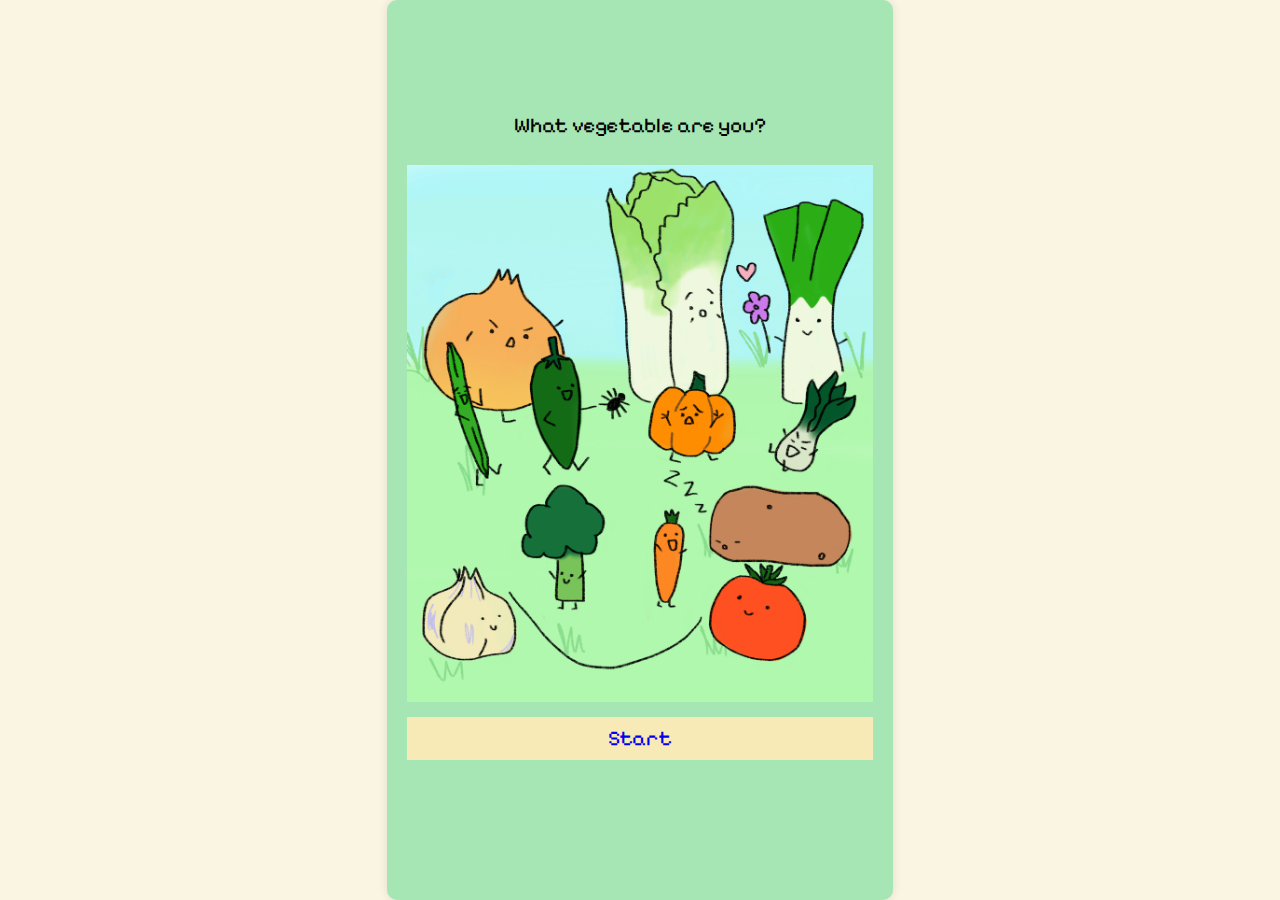
<file: index.html>
<!DOCTYPE html>
<html lang="en">
    <head>
        <meta charset="UTF-8">
        <meta name="viewport" content="width=device-width, initial-scale=1.0">
        <title>What Vegetable Are You?</title>
        <link rel="icon" href="smaller_images/tomato.png" type="image/png">
        <link href="css/styles.css" rel="stylesheet">

        <script src="js/mainGame.js"></script>
        <script async defer src="https://scripts.simpleanalyticscdn.com/latest.js"></script>
    </head>
    <body>
        <div class="container">
            <div class="title">What vegetable are you?</div> 
            
            <img id="homescreen" style="padding-bottom: 15px" src="smaller_images/homepage.png" alt="Story Image"/>
            
            <a href="#" class="start-button" onclick="startGame()">Start</a>
            <noscript>
                <p>You'll need to enable JS in your browser to enjoy this game!</p>
            </noscript>
            
            <div class="game-container" id="game-container">        
                <div class ="story-text" id="story-text"></div>
                <div class="image-container">
                    <img id="story-image" src="smaller_images/placeholder.png" alt="Story Image"/>
                </div>
                <div class="choices" id="choices"></div>
            </div>
        </div>
    </body> 
</html>
</file>
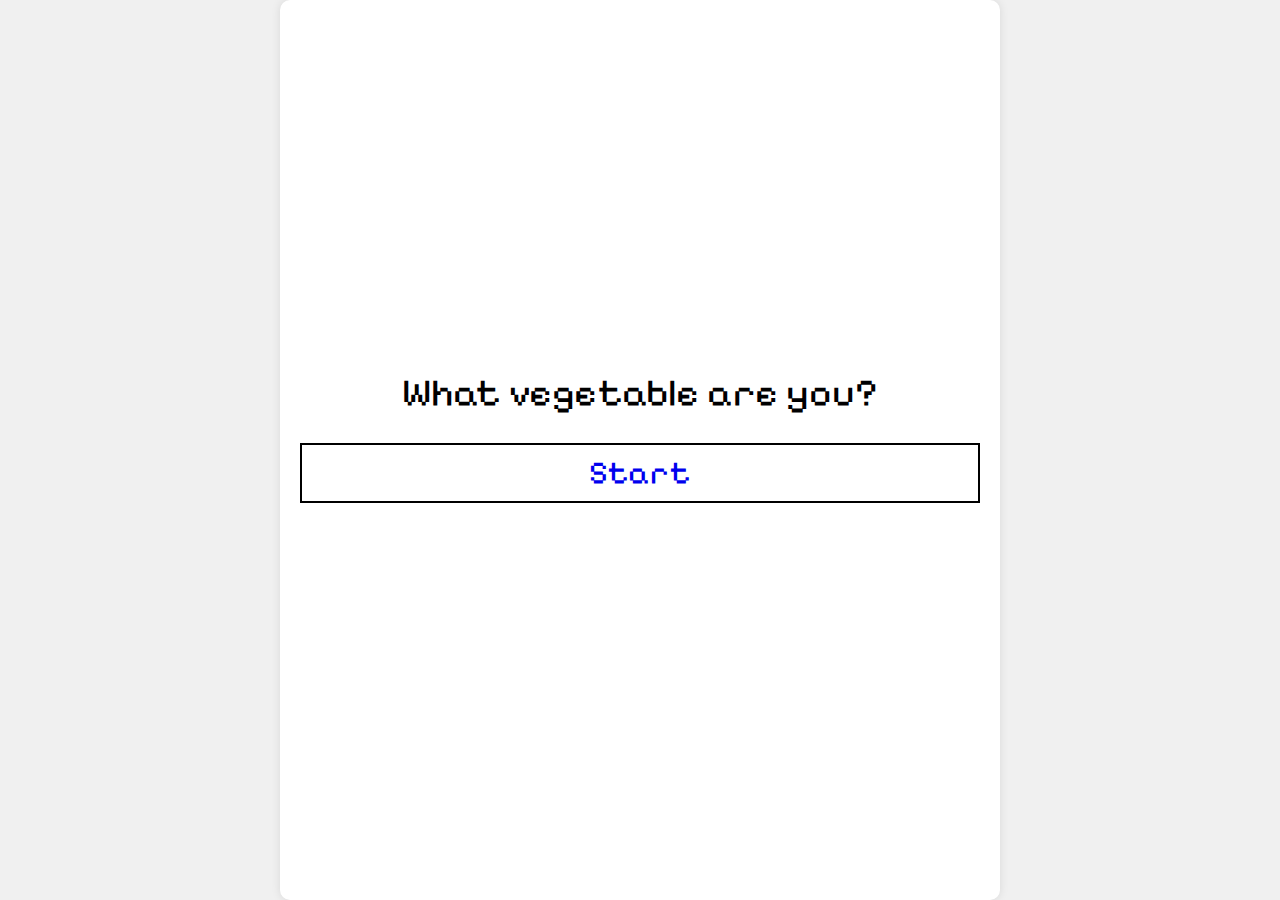
<file: ref.html>
<!DOCTYPE html>
<html lang="en">
<head>
    <meta charset="UTF-8">
    <meta name="viewport" content="width=device-width, initial-scale=1.0">
    <title>What Vegetable Are You?</title>
    <style>
        @font-face {
            font-family: 'PixelFont';
            src: url('Pixelify_Sans/pixel_font.ttf') format('truetype');
        }

        body, html {
            height: 100%;
            margin: 0;
            display: flex;
            align-items: center;
            justify-content: center;
            font-family: 'PixelFont', sans-serif;
            background: #f0f0f0;
        }

        .container {
            width: 56.25vw; /* 9/16 of the viewport width */
            height: 100vh; /* full viewport height */
            max-height: 177.78vh; /* 16/9 of the viewport height */
            background: #fff;
            padding: 20px;
            border-radius: 10px;
            box-shadow: 0 0 10px rgba(0,0,0,0.1);
            text-align: center;
            box-sizing: border-box;
            display: flex;
            flex-direction: column;
            justify-content: center;
        }

        .title {
            font-size: 3vw;
            margin-bottom: 3vh;
        }

        .start-button {
            font-size: 2.5vw;
            padding: 1vh 2vw;
            border: 2px solid #000;
            background-color: #fff;
            cursor: pointer;
            text-decoration: none;
            margin-bottom: 3vh;
        }

        .start-button:hover {
            background-color: #ddd;
        }

        .game-container {
            display: none;
        }

        .choice-button {
            font-size: 2vw;
            padding: 1vh 2vw;
            margin: 1vh 0;
            border: 2px solid #000;
            background-color: #fff;
            cursor: pointer;
        }

        .choice-button:hover {
            background-color: #ddd;
        }
    </style>
</head>
<body>
    <div class="container">
        <div class="title">What vegetable are you?</div>
        <a href="#" class="start-button" onclick="startGame()">Start</a>
        <div class="game-container" id="game-container">
            <div id="story-text"></div>
            <div class="choices" id="choices"></div>
        </div>
    </div>

    <script src="js/mainGame.js"></script> <!-- Ensure the path to your main game JavaScript file is correct -->
</body> 
</html>
</file>
<file: css/styles.css>
@font-face {
    font-family: 'PixelFont';
    src: url('../Pixelify_Sans/pixel_font.ttf') format('truetype');
}

body, html {
    height: 100%;
    margin: 0;
    display: flex;
    align-items: center;
    justify-content: center;
    font-family: 'PixelFont', sans-serif;
    background: #faf5e2;
}

.container {
    width: 100vw; /* full viewport width */
    height: 100vh; /* maintain 9:16 aspect ratio */
    max-width: calc(100vh * (9 / 16));
    padding: 20px;
    border-radius: 10px;
    background: #a6e6b5;
    /* background: #e5f2d2; */
    box-shadow: 0 0 10px rgba(0,0,0,0.1);
    text-align: center;
    box-sizing: border-box;
    display: flex;
    flex-direction: column;
    justify-content: center;
    /* overflow-y: auto;   */
}

.title {
    font-size: 21px;
    margin-bottom: 3vh;
}

.start-button {
    font-size: 21px;
    padding: 1vh 2vw;
    /* border: 2px solid #fcf0c0; */
    background-color: #f8eab6;
    cursor: pointer;
    text-decoration: none;
    margin-bottom: 3vh;
}

.start-button:hover {
    background-color: #ddd;
}

.game-container {
    display: none;
    margin-top: 10%;
    overflow: auto;
}

.choices {
    display: flex;
    flex-direction: column; /* Arrange buttons in a column */
    align-items: center; /* Center the buttons horizontally */
    gap: 10px; /* Space between the buttons */
    margin-top: 2rem; /* Space above the choices container */
}

.choice-button {
    font-family: 'PixelFont', sans-serif;
    font-size: 18px; /* Adjust font size to be smaller */
    padding: 1vh 1vw; /* Adjust padding based on viewport height and width */
    border: 0.5px solid #f2d79e; /* Solid border */
    background-color: #f6e9bd; /* White background */
    cursor: pointer; /* Pointer cursor on hover */
    transition: background-color 0.3s, transform 0.3s; /* Smooth transitions */
}

@media (hover: hover) {
    .choice-button:hover {
        background-color: #f3dba7; /* Slightly darker background on hover */
    }
}

.choice-button:focus {
    background-color: #fff; /* Slightly darker background on hover */
}

.story-text {
    font-size: 20px;
    margin-bottom: 1rem; /* Space above the choices container */
/* padding-bottom: 5rem; */
}

.image-container {
    max-width: 70%; /* Set max width of image container */
    margin: 0 auto; /* Center the image horizontally */
}

.image-container img {
    width: 100%; /* Make the image fill its container */
    height: auto; /* Maintain aspect ratio */
    display: block; /* Remove any extra space */
    max-width: 100%; /* Ensure image does not exceed its container */
}

.responsive-image {
    max-width: 100%;
    height: auto;
}
</file>
